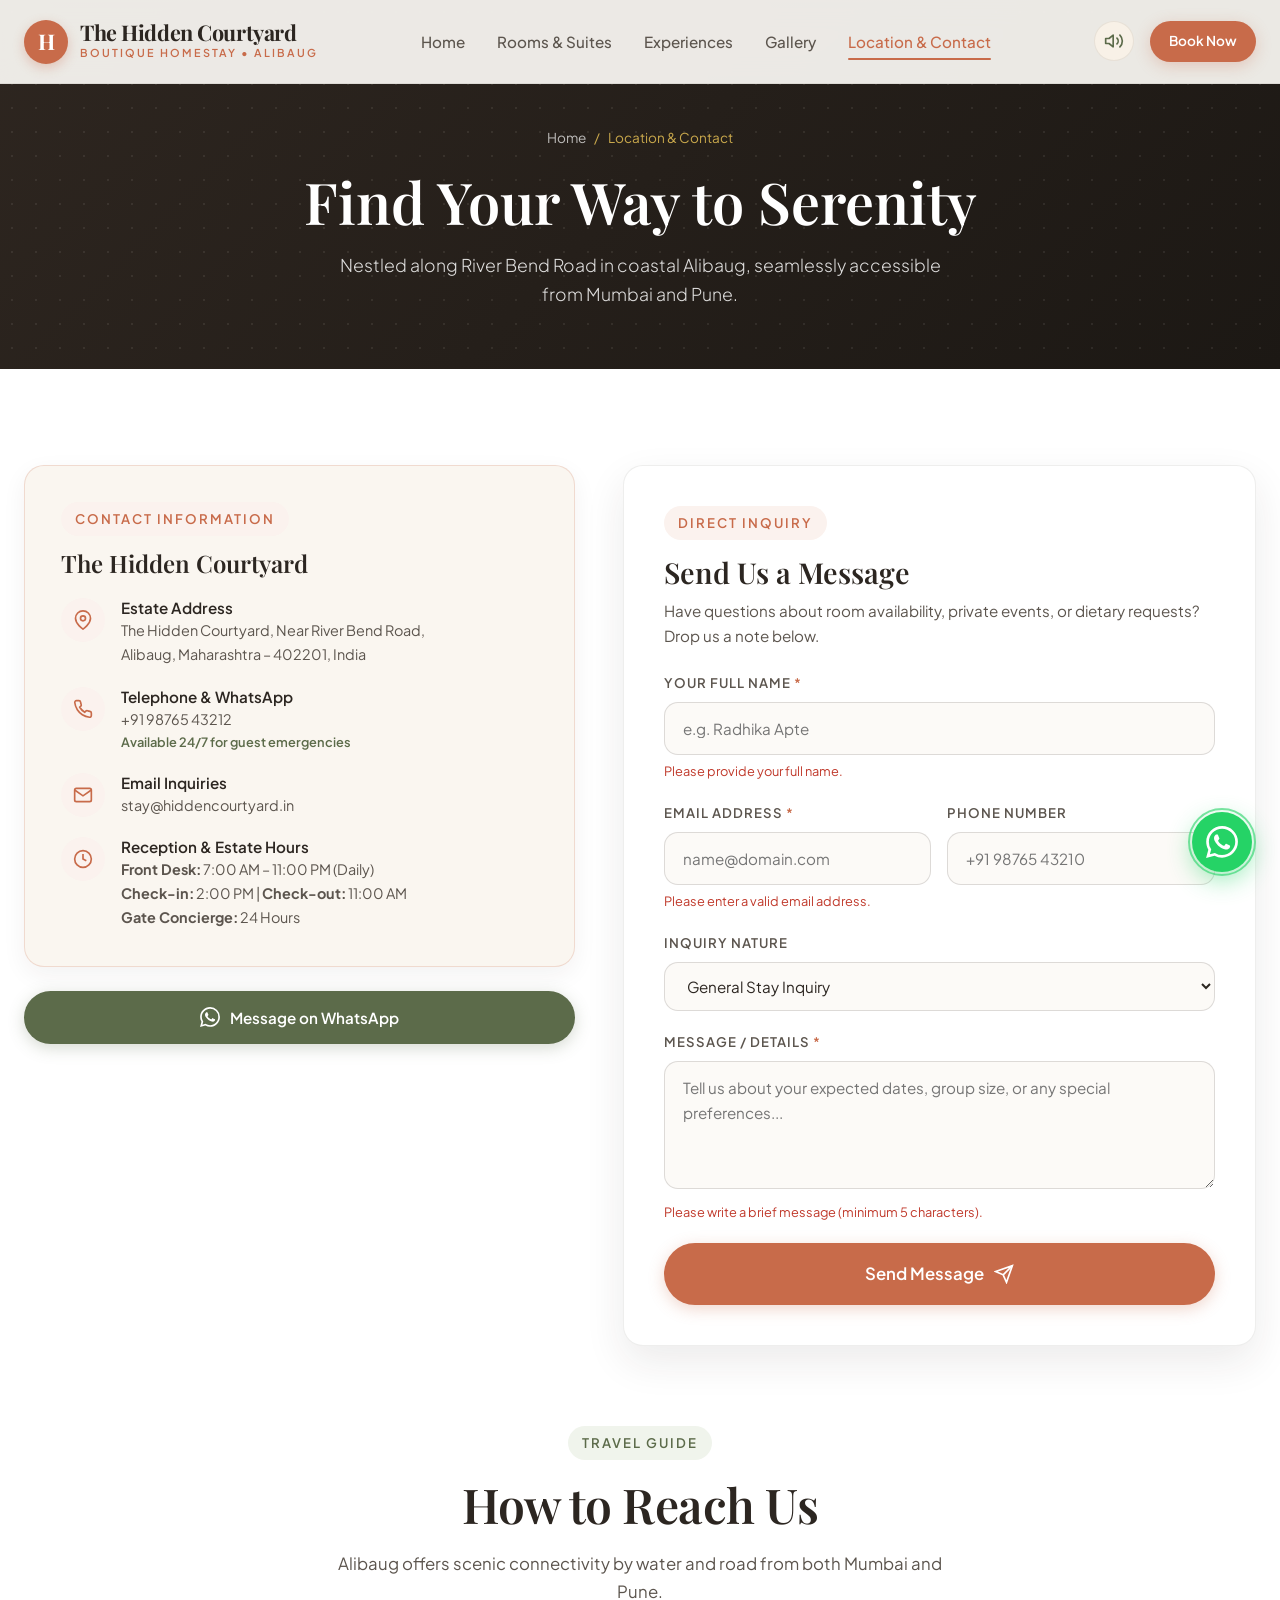
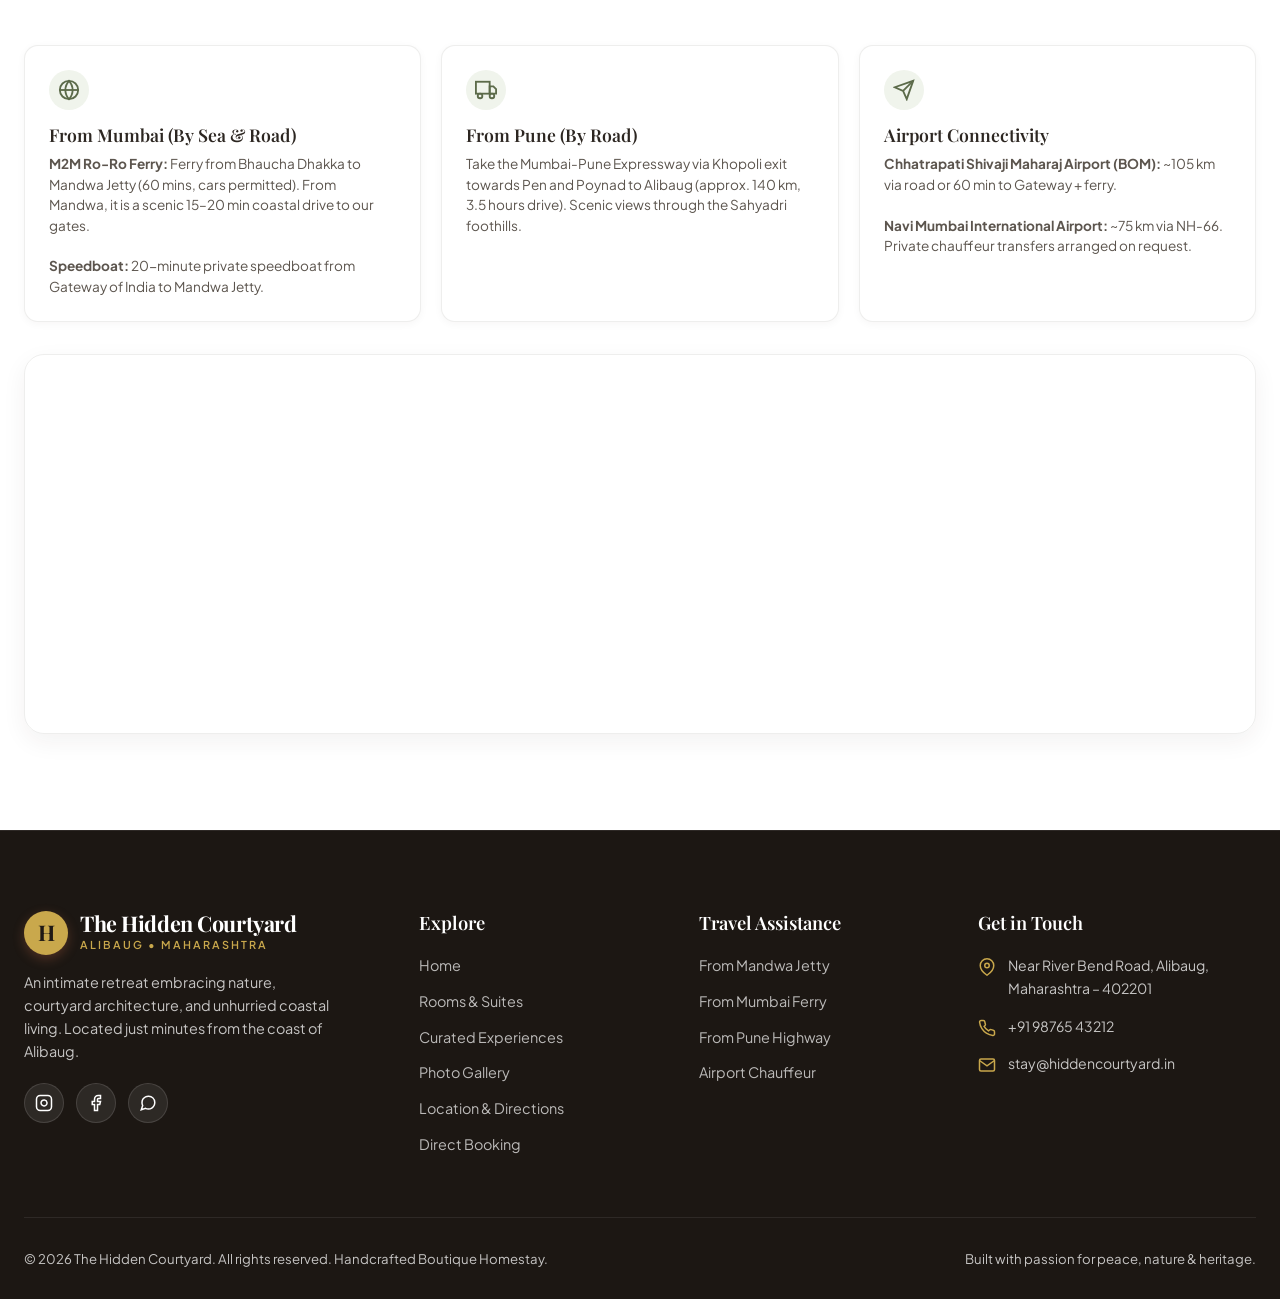
<file: contact.html>
<!DOCTYPE html>
<html lang="en">
<head>
  <meta charset="UTF-8">
  <meta name="viewport" content="width=device-width, initial-scale=1.0">
  <title>Location &amp; Contact | The Hidden Courtyard Boutique Homestay Alibaug</title>
  <meta name="description" content="Find directions and contact details for The Hidden Courtyard in Alibaug, Maharashtra. Just 20 minutes from Mandwa Jetty. Send us an inquiry or connect via phone or WhatsApp.">
  <link rel="stylesheet" href="css/styles.css">
  <link rel="icon" href="data:image/svg+xml,<svg xmlns=%22http://www.w3.org/2000/svg%22 viewBox=%220 0 100 100%22><text y=%22.9em%22 font-size=%2290%22>🌿</text></svg>">
</head>
<body>

  <!-- ==========================================
       SITE HEADER / NAVIGATION
       ========================================== -->
  <header class="site-header" id="siteHeader">
    <div class="container nav-container">
      <a href="index.html" class="site-logo" aria-label="The Hidden Courtyard Home">
        <div class="logo-symbol">H</div>
        <div class="logo-text">
          <span class="logo-title">The Hidden Courtyard</span>
          <span class="logo-tagline">Boutique Homestay • Alibaug</span>
        </div>
      </a>

      <nav class="nav-links" aria-label="Primary Navigation">
        <a href="index.html" class="nav-link">Home</a>
        <a href="rooms.html" class="nav-link">Rooms &amp; Suites</a>
        <a href="experiences.html" class="nav-link">Experiences</a>
        <a href="gallery.html" class="nav-link">Gallery</a>
        <a href="contact.html" class="nav-link active">Location &amp; Contact</a>
      </nav>

      <div class="nav-actions">
        <button class="ambiance-btn" id="ambianceToggle" aria-label="Toggle Nature Ambience" title="Play Courtyard Ambience">
          <svg width="20" height="20" viewBox="0 0 24 24" fill="none" stroke="currentColor" stroke-width="2" stroke-linecap="round" stroke-linejoin="round">
            <path d="M11 5L6 9H2v6h4l5 4V5z"></path>
            <path d="M15.54 8.46a5 5 0 0 1 0 7.07"></path>
            <path d="M19.07 4.93a10 10 0 0 1 0 14.14"></path>
          </svg>
          <span class="ambiance-tooltip">Play Courtyard Ambience</span>
        </button>

        <a href="book.html" class="btn btn-primary btn-sm">Book Now</a>

        <button class="mobile-toggle" aria-label="Open Navigation Menu" aria-expanded="false">
          <span class="hamburger-line"></span>
          <span class="hamburger-line"></span>
          <span class="hamburger-line"></span>
        </button>
      </div>
    </div>
  </header>

  <!-- Mobile Menu Drawer -->
  <div class="mobile-backdrop"></div>
  <aside class="mobile-nav-drawer" aria-label="Mobile Navigation">
    <div class="mobile-nav-links">
      <a href="index.html" class="mobile-nav-link">
        <span>Home</span>
        <svg width="20" height="20" viewBox="0 0 24 24" fill="none" stroke="currentColor" stroke-width="2"><polyline points="9 18 15 12 9 6"></polyline></svg>
      </a>
      <a href="rooms.html" class="mobile-nav-link">
        <span>Rooms &amp; Suites</span>
        <svg width="20" height="20" viewBox="0 0 24 24" fill="none" stroke="currentColor" stroke-width="2"><polyline points="9 18 15 12 9 6"></polyline></svg>
      </a>
      <a href="experiences.html" class="mobile-nav-link">
        <span>Experiences</span>
        <svg width="20" height="20" viewBox="0 0 24 24" fill="none" stroke="currentColor" stroke-width="2"><polyline points="9 18 15 12 9 6"></polyline></svg>
      </a>
      <a href="gallery.html" class="mobile-nav-link">
        <span>Gallery</span>
        <svg width="20" height="20" viewBox="0 0 24 24" fill="none" stroke="currentColor" stroke-width="2"><polyline points="9 18 15 12 9 6"></polyline></svg>
      </a>
      <a href="contact.html" class="mobile-nav-link active">
        <span>Location &amp; Contact</span>
        <svg width="20" height="20" viewBox="0 0 24 24" fill="none" stroke="currentColor" stroke-width="2"><polyline points="9 18 15 12 9 6"></polyline></svg>
      </a>
      <a href="book.html" class="mobile-nav-link text-terracotta">
        <span>Book Now</span>
        <svg width="20" height="20" viewBox="0 0 24 24" fill="none" stroke="currentColor" stroke-width="2"><polyline points="9 18 15 12 9 6"></polyline></svg>
      </a>
    </div>

    <div class="mobile-drawer-footer">
      <div style="font-size: 0.85rem; color: var(--color-text-secondary);">
        <p><strong>Direct Inquiries:</strong></p>
        <p>+91 98765 43212</p>
        <p>stay@hiddencourtyard.in</p>
      </div>
      <a href="book.html" class="btn btn-primary" style="width: 100%;">Reserve Your Stay</a>
    </div>
  </aside>

  <!-- ==========================================
       PAGE HERO
       ========================================== -->
  <section class="subpage-hero">
    <div class="subpage-hero-pattern"></div>
    <div class="container subpage-hero-content">
      <nav class="breadcrumbs" aria-label="Breadcrumb">
        <a href="index.html">Home</a>
        <span>/</span>
        <span>Location &amp; Contact</span>
      </nav>
      <h1 class="subpage-hero-title">Find Your Way to Serenity</h1>
      <p class="subpage-hero-subtitle">
        Nestled along River Bend Road in coastal Alibaug, seamlessly accessible from Mumbai and Pune.
      </p>
    </div>
  </section>

  <!-- ==========================================
       CONTACT & LOCATION LAYOUT
       ========================================== -->
  <section class="section-padding" style="background-color: var(--color-warm-white);">
    <div class="container">
      <div class="contact-layout">

        <!-- Left Column: Property Details & Hours -->
        <div>
          <div class="contact-card-box">
            <span class="section-tag" style="margin-bottom: 12px;">Contact Information</span>
            <h3>The Hidden Courtyard</h3>

            <div class="contact-detail-row">
              <div class="contact-icon-box">
                <svg width="20" height="20" viewBox="0 0 24 24" fill="none" stroke="currentColor" stroke-width="2"><path d="M21 10c0 7-9 13-9 13s-9-6-9-13a9 9 0 0 1 18 0z"></path><circle cx="12" cy="10" r="3"></circle></svg>
              </div>
              <div class="contact-detail-text">
                <h4>Estate Address</h4>
                <p>The Hidden Courtyard, Near River Bend Road,<br>Alibaug, Maharashtra – 402201, India</p>
              </div>
            </div>

            <div class="contact-detail-row">
              <div class="contact-icon-box">
                <svg width="20" height="20" viewBox="0 0 24 24" fill="none" stroke="currentColor" stroke-width="2"><path d="M22 16.92v3a2 2 0 0 1-2.18 2 19.79 19.79 0 0 1-8.63-3.07 19.5 19.5 0 0 1-6-6 19.79 19.79 0 0 1-3.07-8.67A2 2 0 0 1 4.11 2h3a2 2 0 0 1 2 1.72 12.84 12.84 0 0 0 .7 2.81 2 2 0 0 1-.45 2.11L8.09 9.91a16 16 0 0 0 6 6l1.27-1.27a2 2 0 0 1 2.11-.45 12.84 12.84 0 0 0 2.81.7A2 2 0 0 1 22 16.92z"></path></svg>
              </div>
              <div class="contact-detail-text">
                <h4>Telephone &amp; WhatsApp</h4>
                <p><a href="tel:+919876543212">+91 98765 43212</a></p>
                <p style="font-size: 0.8rem; color: var(--color-olive); font-weight: 600;">Available 24/7 for guest emergencies</p>
              </div>
            </div>

            <div class="contact-detail-row">
              <div class="contact-icon-box">
                <svg width="20" height="20" viewBox="0 0 24 24" fill="none" stroke="currentColor" stroke-width="2"><path d="M4 4h16c1.1 0 2 .9 2 2v12c0 1.1-.9 2-2 2H4c-1.1 0-2-.9-2-2V6c0-1.1.9-2 2-2z"></path><polyline points="22,6 12,13 2,6"></polyline></svg>
              </div>
              <div class="contact-detail-text">
                <h4>Email Inquiries</h4>
                <p><a href="mailto:stay@hiddencourtyard.in">stay@hiddencourtyard.in</a></p>
              </div>
            </div>

            <div class="contact-detail-row">
              <div class="contact-icon-box">
                <svg width="20" height="20" viewBox="0 0 24 24" fill="none" stroke="currentColor" stroke-width="2"><circle cx="12" cy="12" r="10"></circle><polyline points="12 6 12 12 16 14"></polyline></svg>
              </div>
              <div class="contact-detail-text">
                <h4>Reception &amp; Estate Hours</h4>
                <p>
                  <strong>Front Desk:</strong> 7:00 AM – 11:00 PM (Daily)<br>
                  <strong>Check-in:</strong> 2:00 PM | <strong>Check-out:</strong> 11:00 AM<br>
                  <strong>Gate Concierge:</strong> 24 Hours
                </p>
              </div>
            </div>
          </div>

          <a href="https://wa.me/919876543212?text=Hello%20The%20Hidden%20Courtyard%2C%20I%20have%20an%20inquiry%20regarding%20directions%20and%20stay." target="_blank" rel="noopener noreferrer" class="btn btn-secondary" style="width: 100%;">
            <svg width="20" height="20" viewBox="0 0 24 24" fill="currentColor"><path d="M17.472 14.382c-.297-.149-1.758-.867-2.03-.967-.273-.099-.471-.148-.67.15-.197.297-.767.966-.94 1.164-.173.199-.347.223-.644.075-.297-.15-1.255-.463-2.39-1.475-.883-.788-1.48-1.761-1.653-2.059-.173-.297-.018-.458.13-.606.134-.133.298-.347.446-.52.149-.174.198-.298.298-.497.099-.198.05-.371-.025-.52-.075-.149-.669-1.612-.916-2.207-.242-.579-.487-.5-.669-.51-.173-.008-.371-.01-.57-.01-.198 0-.52.074-.792.372-.272.297-1.04 1.016-1.04 2.479 0 1.462 1.065 2.875 1.213 3.074.149.198 2.096 3.2 5.077 4.487.709.306 1.262.489 1.694.625.712.227 1.36.195 1.871.118.571-.085 1.758-.719 2.006-1.413.248-.694.248-1.289.173-1.413-.074-.124-.272-.198-.57-.347m-5.421 7.403h-.004a9.87 9.87 0 01-5.031-1.378l-.361-.214-3.741.982.998-3.648-.235-.374a9.86 9.86 0 01-1.51-5.26c.001-5.45 4.436-9.884 9.888-9.884 2.64 0 5.122 1.03 6.988 2.898a9.825 9.825 0 012.893 6.994c-.003 5.45-4.437 9.884-9.885 9.884m8.413-18.297A11.815 11.815 0 0012.05 0C5.495 0 .16 5.335.157 11.892c0 2.096.547 4.142 1.588 5.945L.057 24l6.305-1.654a11.882 11.882 0 005.683 1.448h.005c6.554 0 11.89-5.335 11.893-11.893a11.821 11.821 0 00-3.48-8.413z"/></svg>
            <span>Message on WhatsApp</span>
          </a>
        </div>

        <!-- Right Column: Interactive Contact Form -->
        <div>
          <form class="luxury-form" id="contactForm" novalidate>
            <span class="section-tag">Direct Inquiry</span>
            <h3 style="font-size: 1.8rem; margin-bottom: 8px;">Send Us a Message</h3>
            <p style="color: var(--color-text-secondary); font-size: 0.95rem; margin-bottom: 24px;">
              Have questions about room availability, private events, or dietary requests? Drop us a note below.
            </p>

            <div id="contactSuccessBox" style="display: none; background: var(--color-olive-light); border: 1px solid var(--color-olive); padding: 16px 20px; border-radius: var(--radius-md); margin-bottom: 20px; color: var(--color-olive-dark);">
              <strong>Thank you for reaching out!</strong> Your message has been delivered to our estate concierge. We will respond within 2–3 hours.
            </div>

            <!-- Full Name -->
            <div class="form-group">
              <label for="contactName" class="form-label">Your Full Name <span class="req">*</span></label>
              <input type="text" id="contactName" class="form-input" placeholder="e.g. Radhika Apte" required>
              <div class="form-feedback error" id="contactNameError">Please provide your full name.</div>
            </div>

            <!-- Email & Phone Grid -->
            <div class="form-grid-2">
              <div class="form-group">
                <label for="contactEmail" class="form-label">Email Address <span class="req">*</span></label>
                <input type="email" id="contactEmail" class="form-input" placeholder="name@domain.com" required>
                <div class="form-feedback error" id="contactEmailError">Please enter a valid email address.</div>
              </div>

              <div class="form-group">
                <label for="contactPhone" class="form-label">Phone Number</label>
                <input type="tel" id="contactPhone" class="form-input" placeholder="+91 98765 43210">
              </div>
            </div>

            <!-- Subject / Inquiry Type -->
            <div class="form-group">
              <label for="contactSubject" class="form-label">Inquiry Nature</label>
              <select id="contactSubject" class="form-select">
                <option value="general">General Stay Inquiry</option>
                <option value="experience">Curated Experience Booking</option>
                <option value="buyout">Entire Estate Buyout / Private Celebration</option>
                <option value="other">Directions / Travel Assistance</option>
              </select>
            </div>

            <!-- Message -->
            <div class="form-group">
              <label for="contactMessage" class="form-label">Message / Details <span class="req">*</span></label>
              <textarea id="contactMessage" class="form-textarea" rows="4" placeholder="Tell us about your expected dates, group size, or any special preferences..." required></textarea>
              <div class="form-feedback error" id="contactMessageError">Please write a brief message (minimum 5 characters).</div>
            </div>

            <button type="submit" class="btn btn-primary btn-lg" style="width: 100%;">
              <span>Send Message</span>
              <svg width="20" height="20" viewBox="0 0 24 24" fill="none" stroke="currentColor" stroke-width="2"><line x1="22" y1="2" x2="11" y2="13"></line><polygon points="22 2 15 22 11 13 2 9 22 2"></polygon></svg>
            </button>
          </form>
        </div>

      </div>

      <!-- ==========================================
           HOW TO REACH SECTION
           ========================================== -->
      <div style="margin-top: 80px;">
        <div class="text-center" style="margin-bottom: 40px;">
          <span class="section-tag olive">Travel Guide</span>
          <h2 class="section-title">How to Reach Us</h2>
          <p class="section-subtitle">
            Alibaug offers scenic connectivity by water and road from both Mumbai and Pune.
          </p>
        </div>

        <div class="reach-grid">
          <!-- From Mumbai -->
          <div class="reach-card">
            <div class="reach-icon">
              <svg width="22" height="22" viewBox="0 0 24 24" fill="none" stroke="currentColor" stroke-width="2"><circle cx="12" cy="12" r="10"></circle><path d="M2 12h20"></path><path d="M12 2a15.3 15.3 0 0 1 4 10 15.3 15.3 0 0 1-4 10 15.3 15.3 0 0 1-4-10 15.3 15.3 0 0 1 4-10z"></path></svg>
            </div>
            <h4>From Mumbai (By Sea &amp; Road)</h4>
            <p>
              <strong>M2M Ro-Ro Ferry:</strong> Ferry from Bhaucha Dhakka to Mandwa Jetty (60 mins, cars permitted). From Mandwa, it is a scenic 15–20 min coastal drive to our gates.<br><br>
              <strong>Speedboat:</strong> 20-minute private speedboat from Gateway of India to Mandwa Jetty.
            </p>
          </div>

          <!-- From Pune -->
          <div class="reach-card">
            <div class="reach-icon">
              <svg width="22" height="22" viewBox="0 0 24 24" fill="none" stroke="currentColor" stroke-width="2"><rect x="1" y="3" width="15" height="13"></rect><polygon points="16 8 20 8 23 11 23 16 16 16 16 8"></polygon><circle cx="5.5" cy="18.5" r="2.5"></circle><circle cx="18.5" cy="18.5" r="2.5"></circle></svg>
            </div>
            <h4>From Pune (By Road)</h4>
            <p>
              Take the Mumbai-Pune Expressway via Khopoli exit towards Pen and Poynad to Alibaug (approx. 140 km, 3.5 hours drive). Scenic views through the Sahyadri foothills.
            </p>
          </div>

          <!-- Airport Distance -->
          <div class="reach-card">
            <div class="reach-icon">
              <svg width="22" height="22" viewBox="0 0 24 24" fill="none" stroke="currentColor" stroke-width="2"><path d="M22 2L11 13"></path><polygon points="22 2 15 22 11 13 2 9 22 2"></polygon></svg>
            </div>
            <h4>Airport Connectivity</h4>
            <p>
              <strong>Chhatrapati Shivaji Maharaj Airport (BOM):</strong> ~105 km via road or 60 min to Gateway + ferry.<br><br>
              <strong>Navi Mumbai International Airport:</strong> ~75 km via NH-66. Private chauffeur transfers arranged on request.
            </p>
          </div>
        </div>

        <!-- Embedded Interactive Map -->
        <div class="map-container">
          <iframe
            title="Google Maps Location of The Hidden Courtyard in Alibaug"
            src="https://maps.google.com/maps?q=Alibaug,%20Maharashtra,%20India&t=&z=13&ie=UTF8&iwloc=&output=embed"
            loading="lazy"
            referrerpolicy="no-referrer-when-downgrade">
          </iframe>
        </div>
      </div>

    </div>
  </section>

  <!-- ==========================================
       SITE FOOTER
       ========================================== -->
  <footer class="site-footer">
    <div class="container">
      <div class="footer-grid">
        <div class="footer-brand">
          <div class="site-logo">
            <div class="logo-symbol" style="background: var(--color-gold); color: #1F1915;">H</div>
            <div class="logo-text">
              <span class="logo-title">The Hidden Courtyard</span>
              <span class="logo-tagline" style="color: var(--color-gold);">Alibaug • Maharashtra</span>
            </div>
          </div>
          <p>
            An intimate retreat embracing nature, courtyard architecture, and unhurried coastal living. Located just minutes from the coast of Alibaug.
          </p>
          <div class="social-links">
            <a href="#" class="social-icon-btn" aria-label="Instagram"><svg width="18" height="18" viewBox="0 0 24 24" fill="none" stroke="currentColor" stroke-width="2"><rect x="2" y="2" width="20" height="20" rx="5" ry="5"></rect><path d="M16 11.37A4 4 0 1 1 12.63 8 4 4 0 0 1 16 11.37z"></path><line x1="17.5" y1="6.5" x2="17.51" y2="6.5"></line></svg></a>
            <a href="#" class="social-icon-btn" aria-label="Facebook"><svg width="18" height="18" viewBox="0 0 24 24" fill="none" stroke="currentColor" stroke-width="2"><path d="M18 2h-3a5 5 0 0 0-5 5v3H7v4h3v8h4v-8h3l1-4h-4V7a1 1 0 0 1 1-1h3z"></path></svg></a>
            <a href="https://wa.me/919876543212" class="social-icon-btn" aria-label="WhatsApp"><svg width="18" height="18" viewBox="0 0 24 24" fill="none" stroke="currentColor" stroke-width="2"><path d="M21 11.5a8.38 8.38 0 0 1-.9 3.8 8.5 8.5 0 0 1-7.6 4.7 8.38 8.38 0 0 1-3.8-.9L3 21l1.9-5.7a8.38 8.38 0 0 1-.9-3.8 8.5 8.5 0 0 1 4.7-7.6 8.38 8.38 0 0 1 3.8-.9h.5a8.48 8.48 0 0 1 8 8v.5z"></path></svg></a>
          </div>
        </div>

        <div class="footer-col">
          <h4>Explore</h4>
          <div class="footer-links">
            <a href="index.html" class="footer-link">Home</a>
            <a href="rooms.html" class="footer-link">Rooms &amp; Suites</a>
            <a href="experiences.html" class="footer-link">Curated Experiences</a>
            <a href="gallery.html" class="footer-link">Photo Gallery</a>
            <a href="contact.html" class="footer-link">Location &amp; Directions</a>
            <a href="book.html" class="footer-link">Direct Booking</a>
          </div>
        </div>

        <div class="footer-col">
          <h4>Travel Assistance</h4>
          <div class="footer-links">
            <a href="contact.html" class="footer-link">From Mandwa Jetty</a>
            <a href="contact.html" class="footer-link">From Mumbai Ferry</a>
            <a href="contact.html" class="footer-link">From Pune Highway</a>
            <a href="contact.html" class="footer-link">Airport Chauffeur</a>
          </div>
        </div>

        <div class="footer-col">
          <h4>Get in Touch</h4>
          <div class="footer-contact-item">
            <svg width="18" height="18" viewBox="0 0 24 24" fill="none" stroke="currentColor" stroke-width="2"><path d="M21 10c0 7-9 13-9 13s-9-6-9-13a9 9 0 0 1 18 0z"></path><circle cx="12" cy="10" r="3"></circle></svg>
            <span>Near River Bend Road, Alibaug, Maharashtra – 402201</span>
          </div>
          <div class="footer-contact-item">
            <svg width="18" height="18" viewBox="0 0 24 24" fill="none" stroke="currentColor" stroke-width="2"><path d="M22 16.92v3a2 2 0 0 1-2.18 2 19.79 19.79 0 0 1-8.63-3.07 19.5 19.5 0 0 1-6-6 19.79 19.79 0 0 1-3.07-8.67A2 2 0 0 1 4.11 2h3a2 2 0 0 1 2 1.72 12.84 12.84 0 0 0 .7 2.81 2 2 0 0 1-.45 2.11L8.09 9.91a16 16 0 0 0 6 6l1.27-1.27a2 2 0 0 1 2.11-.45 12.84 12.84 0 0 0 2.81.7A2 2 0 0 1 22 16.92z"></path></svg>
            <a href="tel:+919876543212" style="color: inherit;">+91 98765 43212</a>
          </div>
          <div class="footer-contact-item">
            <svg width="18" height="18" viewBox="0 0 24 24" fill="none" stroke="currentColor" stroke-width="2"><path d="M4 4h16c1.1 0 2 .9 2 2v12c0 1.1-.9 2-2 2H4c-1.1 0-2-.9-2-2V6c0-1.1.9-2 2-2z"></path><polyline points="22,6 12,13 2,6"></polyline></svg>
            <a href="mailto:stay@hiddencourtyard.in" style="color: inherit;">stay@hiddencourtyard.in</a>
          </div>
        </div>
      </div>

      <div class="footer-bottom">
        <p>&copy; 2026 The Hidden Courtyard. All rights reserved. Handcrafted Boutique Homestay.</p>
        <p>Built with passion for peace, nature &amp; heritage.</p>
      </div>
    </div>
  </footer>

  <!-- Floating WhatsApp Button -->
  <a href="https://wa.me/919876543212?text=Hello%20The%20Hidden%20Courtyard%2C%20I%20would%20like%20to%20check%20availability%20and%20make%20a%20booking."
     class="floating-whatsapp"
     target="_blank"
     rel="noopener noreferrer"
     aria-label="Chat with The Hidden Courtyard on WhatsApp">
    <span class="whatsapp-label">Chat with our Concierge</span>
    <div class="whatsapp-bubble">
      <svg width="32" height="32" viewBox="0 0 24 24" fill="currentColor">
        <path d="M17.472 14.382c-.297-.149-1.758-.867-2.03-.967-.273-.099-.471-.148-.67.15-.197.297-.767.966-.94 1.164-.173.199-.347.223-.644.075-.297-.15-1.255-.463-2.39-1.475-.883-.788-1.48-1.761-1.653-2.059-.173-.297-.018-.458.13-.606.134-.133.298-.347.446-.52.149-.174.198-.298.298-.497.099-.198.05-.371-.025-.52-.075-.149-.669-1.612-.916-2.207-.242-.579-.487-.5-.669-.51-.173-.008-.371-.01-.57-.01-.198 0-.52.074-.792.372-.272.297-1.04 1.016-1.04 2.479 0 1.462 1.065 2.875 1.213 3.074.149.198 2.096 3.2 5.077 4.487.709.306 1.262.489 1.694.625.712.227 1.36.195 1.871.118.571-.085 1.758-.719 2.006-1.413.248-.694.248-1.289.173-1.413-.074-.124-.272-.198-.57-.347m-5.421 7.403h-.004a9.87 9.87 0 01-5.031-1.378l-.361-.214-3.741.982.998-3.648-.235-.374a9.86 9.86 0 01-1.51-5.26c.001-5.45 4.436-9.884 9.888-9.884 2.64 0 5.122 1.03 6.988 2.898a9.825 9.825 0 012.893 6.994c-.003 5.45-4.437 9.884-9.885 9.884m8.413-18.297A11.815 11.815 0 0012.05 0C5.495 0 .16 5.335.157 11.892c0 2.096.547 4.142 1.588 5.945L.057 24l6.305-1.654a11.882 11.882 0 005.683 1.448h.005c6.554 0 11.89-5.335 11.893-11.893a11.821 11.821 0 00-3.48-8.413z"/>
      </svg>
    </div>
  </a>

  <script src="js/rooms-data.js"></script>
  <script src="js/experiences-data.js"></script>
  <script src="js/gallery-data.js"></script>
  <script src="js/main.js"></script>
</body>
</html>
</file>
<file: css/styles.css>
/* ==========================================================================
   THE HIDDEN COURTYARD - BOUTIQUE HOTEL & HOMESTAY
   Luxury Design System & Core Stylesheet
   ========================================================================== */

/* --- Google Fonts Import --- */
@import url('https://fonts.googleapis.com/css2?family=Playfair+Display:ital,wght@0,400;0,500;0,600;0,700;1,400;1,600&family=Plus+Jakarta+Sans:wght@300;400;500;600;700&display=swap');

/* --- CSS Variables & Design Tokens --- */
:root {
  /* Brand Palette */
  --color-terracotta: #C86B4A;
  --color-terracotta-hover: #B45837;
  --color-terracotta-light: #FBF2EE;
  --color-terracotta-subtle: rgba(200, 107, 74, 0.12);

  --color-olive: #5C6B4A;
  --color-olive-dark: #455236;
  --color-olive-light: #F0F4EC;
  --color-olive-subtle: rgba(92, 107, 74, 0.12);

  --color-cream: #F8F1E7;
  --color-cream-soft: #FDFBF7;
  --color-warm-white: #FFFFFF;

  --color-gold: #C9A84C;
  --color-gold-hover: #B59438;
  --color-gold-light: #FDF9EE;

  /* Typography Colors */
  --color-text-primary: #2C2621;
  --color-text-secondary: #5C554E;
  --color-text-muted: #8E867E;
  --color-text-light: #FDFBF7;

  /* Borders & Surfaces */
  --border-color: rgba(44, 38, 33, 0.08);
  --border-color-warm: rgba(200, 107, 74, 0.2);
  --card-bg: #FFFFFF;
  --card-bg-warm: #FAF6F0;

  /* Typography Families */
  --font-serif: 'Playfair Display', Georgia, 'Times New Roman', serif;
  --font-sans: 'Plus Jakarta Sans', -apple-system, BlinkMacSystemFont, 'Segoe UI', Roboto, sans-serif;

  /* Shadows */
  --shadow-sm: 0 2px 8px rgba(44, 38, 33, 0.04);
  --shadow-md: 0 8px 24px rgba(44, 38, 33, 0.06);
  --shadow-lg: 0 16px 40px rgba(44, 38, 33, 0.09);
  --shadow-xl: 0 24px 60px rgba(44, 38, 33, 0.13);
  --shadow-glow: 0 0 25px rgba(200, 107, 74, 0.25);

  /* Radii */
  --radius-sm: 8px;
  --radius-md: 14px;
  --radius-lg: 20px;
  --radius-xl: 30px;
  --radius-full: 9999px;

  /* Transitions */
  --transition-fast: 0.2s cubic-bezier(0.16, 1, 0.3, 1);
  --transition-normal: 0.35s cubic-bezier(0.16, 1, 0.3, 1);
  --transition-slow: 0.6s cubic-bezier(0.16, 1, 0.3, 1);

  /* Layout */
  --max-width: 1280px;
  --nav-height: 84px;
}

/* --- Base & Reset --- */
*, *::before, *::after {
  box-sizing: border-box;
  margin: 0;
  padding: 0;
}

html {
  font-size: 16px;
  scroll-behavior: smooth;
  -webkit-font-smoothing: antialiased;
  -moz-osx-font-smoothing: grayscale;
}

body {
  font-family: var(--font-sans);
  background-color: var(--color-warm-white);
  color: var(--color-text-primary);
  line-height: 1.65;
  overflow-x: hidden;
}

img, picture, video, canvas, svg {
  display: block;
  max-width: 100%;
}

input, button, textarea, select {
  font: inherit;
}

a {
  color: inherit;
  text-decoration: none;
  transition: color var(--transition-fast);
}

ul, ol {
  list-style: none;
}

/* --- Typography Utilities --- */
h1, h2, h3, h4, h5, h6 {
  font-family: var(--font-serif);
  color: var(--color-text-primary);
  line-height: 1.25;
  font-weight: 600;
}

.font-serif {
  font-family: var(--font-serif);
}

.text-terracotta { color: var(--color-terracotta); }
.text-olive { color: var(--color-olive); }
.text-gold { color: var(--color-gold); }
.text-muted { color: var(--color-text-muted); }

.section-tag {
  display: inline-flex;
  align-items: center;
  gap: 8px;
  font-size: 0.825rem;
  font-weight: 600;
  text-transform: uppercase;
  letter-spacing: 2px;
  color: var(--color-terracotta);
  background: var(--color-terracotta-light);
  padding: 6px 14px;
  border-radius: var(--radius-full);
  margin-bottom: 14px;
}

.section-tag.olive {
  color: var(--color-olive);
  background: var(--color-olive-light);
}

.section-title {
  font-size: clamp(2rem, 3.8vw, 3rem);
  letter-spacing: -0.01em;
  margin-bottom: 16px;
}

.section-subtitle {
  font-size: 1.05rem;
  color: var(--color-text-secondary);
  max-width: 650px;
  margin: 0 auto;
}

.text-center { text-align: center; }

/* --- Layout Container --- */
.container {
  width: 100%;
  max-width: var(--max-width);
  margin-left: auto;
  margin-right: auto;
  padding-left: 24px;
  padding-right: 24px;
}

.section-padding {
  padding-top: 96px;
  padding-bottom: 96px;
}

@media (max-width: 768px) {
  .section-padding {
    padding-top: 60px;
    padding-bottom: 60px;
  }
}

/* --- Luxury Buttons & Badges --- */
.btn {
  display: inline-flex;
  align-items: center;
  justify-content: center;
  gap: 10px;
  font-weight: 600;
  font-size: 0.95rem;
  padding: 13px 26px;
  border-radius: var(--radius-full);
  cursor: pointer;
  transition: all var(--transition-normal);
  border: 1px solid transparent;
  text-align: center;
  position: relative;
  overflow: hidden;
}

.btn-primary {
  background-color: var(--color-terracotta);
  color: var(--color-warm-white);
  box-shadow: 0 4px 16px rgba(200, 107, 74, 0.28);
}

.btn-primary:hover {
  background-color: var(--color-terracotta-hover);
  transform: translateY(-2px);
  box-shadow: 0 8px 24px rgba(200, 107, 74, 0.38);
}

.btn-secondary {
  background-color: var(--color-olive);
  color: var(--color-warm-white);
  box-shadow: 0 4px 16px rgba(92, 107, 74, 0.25);
}

.btn-secondary:hover {
  background-color: var(--color-olive-dark);
  transform: translateY(-2px);
  box-shadow: 0 8px 24px rgba(92, 107, 74, 0.35);
}

.btn-gold {
  background-color: var(--color-gold);
  color: #1F1915;
  box-shadow: 0 4px 16px rgba(201, 168, 76, 0.3);
}

.btn-gold:hover {
  background-color: var(--color-gold-hover);
  transform: translateY(-2px);
  box-shadow: 0 8px 24px rgba(201, 168, 76, 0.4);
}

.btn-outline-terracotta {
  background-color: transparent;
  color: var(--color-terracotta);
  border-color: var(--color-terracotta);
}

.btn-outline-terracotta:hover {
  background-color: var(--color-terracotta);
  color: var(--color-warm-white);
  transform: translateY(-2px);
}

.btn-outline-white {
  background-color: rgba(255, 255, 255, 0.12);
  backdrop-filter: blur(8px);
  color: var(--color-warm-white);
  border-color: rgba(255, 255, 255, 0.4);
}

.btn-outline-white:hover {
  background-color: var(--color-warm-white);
  color: var(--color-text-primary);
  border-color: var(--color-warm-white);
  transform: translateY(-2px);
}

.btn-sm {
  padding: 8px 18px;
  font-size: 0.85rem;
}

.btn-lg {
  padding: 16px 36px;
  font-size: 1.05rem;
}

/* ==========================================================================
   NAVIGATION BAR
   ========================================================================== */
.site-header {
  position: fixed;
  top: 0;
  left: 0;
  width: 100%;
  height: var(--nav-height);
  z-index: 1000;
  transition: all var(--transition-normal);
  background: rgba(253, 251, 247, 0.92);
  backdrop-filter: blur(14px);
  -webkit-backdrop-filter: blur(14px);
  border-bottom: 1px solid var(--border-color);
}

.site-header.scrolled {
  background: rgba(253, 251, 247, 0.98);
  box-shadow: var(--shadow-md);
  height: 74px;
}

.nav-container {
  display: flex;
  align-items: center;
  justify-content: space-between;
  height: 100%;
}

.site-logo {
  display: flex;
  align-items: center;
  gap: 12px;
}

.logo-symbol {
  width: 44px;
  height: 44px;
  border-radius: 50%;
  background: var(--color-terracotta);
  color: var(--color-warm-white);
  display: flex;
  align-items: center;
  justify-content: center;
  font-family: var(--font-serif);
  font-size: 1.35rem;
  font-weight: 700;
  box-shadow: 0 4px 12px rgba(200, 107, 74, 0.3);
  transition: transform var(--transition-normal);
}

.site-logo:hover .logo-symbol {
  transform: rotate(6deg) scale(1.05);
}

.logo-text {
  display: flex;
  flex-direction: column;
}

.logo-title {
  font-family: var(--font-serif);
  font-size: 1.35rem;
  font-weight: 700;
  letter-spacing: -0.02em;
  color: var(--color-text-primary);
  line-height: 1.1;
}

.logo-tagline {
  font-size: 0.68rem;
  text-transform: uppercase;
  letter-spacing: 2px;
  color: var(--color-terracotta);
  font-weight: 600;
}

.nav-links {
  display: flex;
  align-items: center;
  gap: 32px;
}

.nav-link {
  font-size: 0.95rem;
  font-weight: 500;
  color: var(--color-text-secondary);
  position: relative;
  padding: 6px 0;
  transition: color var(--transition-fast);
}

.nav-link:hover,
.nav-link.active {
  color: var(--color-terracotta);
}

.nav-link::after {
  content: '';
  position: absolute;
  bottom: 0;
  left: 0;
  width: 0%;
  height: 2px;
  background-color: var(--color-terracotta);
  border-radius: 2px;
  transition: width var(--transition-normal);
}

.nav-link:hover::after,
.nav-link.active::after {
  width: 100%;
}

.nav-actions {
  display: flex;
  align-items: center;
  gap: 16px;
}

/* Sound Ambiance Toggle */
.ambiance-btn {
  background: var(--color-cream);
  border: 1px solid var(--border-color);
  color: var(--color-olive);
  width: 40px;
  height: 40px;
  border-radius: 50%;
  display: flex;
  align-items: center;
  justify-content: center;
  cursor: pointer;
  transition: all var(--transition-fast);
  position: relative;
}

.ambiance-btn:hover {
  background: var(--color-olive-light);
  transform: scale(1.05);
}

.ambiance-btn.playing {
  background: var(--color-olive);
  color: var(--color-warm-white);
  box-shadow: 0 0 14px rgba(92, 107, 74, 0.4);
}

.ambiance-tooltip {
  position: absolute;
  top: 50px;
  right: 0;
  background: #2C2621;
  color: #FFF;
  font-size: 0.75rem;
  padding: 5px 10px;
  border-radius: 6px;
  white-space: nowrap;
  opacity: 0;
  pointer-events: none;
  transform: translateY(-4px);
  transition: all var(--transition-fast);
}

.ambiance-btn:hover .ambiance-tooltip {
  opacity: 1;
  transform: translateY(0);
}

/* Mobile Hamburger */
.mobile-toggle {
  display: none;
  background: none;
  border: none;
  cursor: pointer;
  padding: 8px;
  z-index: 1001;
}

.hamburger-line {
  display: block;
  width: 24px;
  height: 2px;
  margin: 5px 0;
  background-color: var(--color-text-primary);
  border-radius: 2px;
  transition: all var(--transition-normal);
}

.mobile-toggle.active .hamburger-line:nth-child(1) {
  transform: translateY(7px) rotate(45deg);
}

.mobile-toggle.active .hamburger-line:nth-child(2) {
  opacity: 0;
}

.mobile-toggle.active .hamburger-line:nth-child(3) {
  transform: translateY(-7px) rotate(-45deg);
}

/* Mobile Nav Drawer */
.mobile-nav-drawer {
  position: fixed;
  top: 0;
  right: -100%;
  width: 320px;
  max-width: 85%;
  height: 100vh;
  background: var(--color-cream-soft);
  z-index: 999;
  padding: 100px 32px 40px;
  display: flex;
  flex-direction: column;
  justify-content: space-between;
  box-shadow: -10px 0 30px rgba(0, 0, 0, 0.15);
  transition: right var(--transition-normal);
  overflow-y: auto;
}

.mobile-nav-drawer.open {
  right: 0;
}

.mobile-backdrop {
  position: fixed;
  inset: 0;
  background: rgba(44, 38, 33, 0.4);
  backdrop-filter: blur(4px);
  z-index: 998;
  opacity: 0;
  pointer-events: none;
  transition: opacity var(--transition-normal);
}

.mobile-backdrop.open {
  opacity: 1;
  pointer-events: auto;
}

.mobile-nav-links {
  display: flex;
  flex-direction: column;
  gap: 20px;
}

.mobile-nav-link {
  font-family: var(--font-serif);
  font-size: 1.35rem;
  font-weight: 600;
  color: var(--color-text-primary);
  display: flex;
  align-items: center;
  justify-content: space-between;
  padding: 8px 0;
  border-bottom: 1px solid var(--border-color);
}

.mobile-nav-link.active,
.mobile-nav-link:hover {
  color: var(--color-terracotta);
}

.mobile-drawer-footer {
  margin-top: 30px;
  display: flex;
  flex-direction: column;
  gap: 16px;
}

/* ==========================================================================
   HERO SECTION
   ========================================================================== */
.hero-section {
  position: relative;
  min-height: 100vh;
  display: flex;
  align-items: center;
  justify-content: center;
  padding-top: var(--nav-height);
  padding-bottom: 60px;
  overflow: hidden;
  background: #1C1815;
}

.hero-bg-media {
  position: absolute;
  inset: 0;
  width: 100%;
  height: 100%;
  z-index: 1;
}

.hero-bg-media img {
  width: 100%;
  height: 100%;
  object-fit: cover;
  object-position: center;
  filter: brightness(0.72) saturate(1.1);
  transform: scale(1.03);
  animation: slowZoom 24s infinite alternate ease-in-out;
}

@keyframes slowZoom {
  0% { transform: scale(1.0); }
  100% { transform: scale(1.08); }
}

.hero-overlay {
  position: absolute;
  inset: 0;
  background: linear-gradient(
    180deg,
    rgba(28, 24, 21, 0.45) 0%,
    rgba(28, 24, 21, 0.55) 60%,
    rgba(28, 24, 21, 0.85) 100%
  );
  z-index: 2;
}

.hero-content {
  position: relative;
  z-index: 3;
  color: var(--color-warm-white);
  text-align: center;
  max-width: 900px;
  margin: 0 auto;
  padding: 40px 20px 20px;
}

.hero-badge {
  display: inline-flex;
  align-items: center;
  gap: 8px;
  font-size: 0.825rem;
  font-weight: 600;
  letter-spacing: 2.5px;
  text-transform: uppercase;
  color: var(--color-gold);
  background: rgba(201, 168, 76, 0.15);
  border: 1px solid rgba(201, 168, 76, 0.4);
  padding: 8px 18px;
  border-radius: var(--radius-full);
  margin-bottom: 20px;
  backdrop-filter: blur(8px);
}

.hero-title {
  font-size: clamp(2.5rem, 6vw, 4.8rem);
  font-weight: 600;
  line-height: 1.1;
  color: #FFF;
  margin-bottom: 20px;
  text-shadow: 0 4px 20px rgba(0, 0, 0, 0.4);
}

.hero-title span {
  font-style: italic;
  font-weight: 400;
  color: var(--color-cream);
}

.hero-tagline {
  font-size: clamp(1.1rem, 2vw, 1.4rem);
  color: rgba(255, 255, 255, 0.9);
  max-width: 720px;
  margin: 0 auto 36px;
  font-weight: 300;
  text-shadow: 0 2px 10px rgba(0, 0, 0, 0.4);
}

/* Floating Booking Bar */
.booking-bar-wrapper {
  position: relative;
  z-index: 4;
  margin-top: 20px;
  max-width: 1040px;
  margin-left: auto;
  margin-right: auto;
}

.booking-bar {
  background: rgba(253, 251, 247, 0.98);
  border-radius: var(--radius-xl);
  padding: 16px 24px;
  box-shadow: 0 20px 50px rgba(0, 0, 0, 0.28);
  display: grid;
  grid-template-columns: 1.2fr 1.2fr 1fr 1.1fr;
  gap: 16px;
  align-items: center;
  border: 1px solid rgba(200, 107, 74, 0.2);
}

.booking-bar-col {
  display: flex;
  flex-direction: column;
  text-align: left;
  border-right: 1px solid rgba(44, 38, 33, 0.1);
  padding-right: 14px;
}

.booking-bar-col:last-of-type {
  border-right: none;
  padding-right: 0;
}

.booking-bar-label {
  font-size: 0.725rem;
  font-weight: 700;
  text-transform: uppercase;
  letter-spacing: 1.5px;
  color: var(--color-olive);
  display: flex;
  align-items: center;
  gap: 6px;
  margin-bottom: 4px;
}

.booking-bar-input {
  border: none;
  background: transparent;
  font-size: 0.95rem;
  font-weight: 600;
  color: var(--color-text-primary);
  outline: none;
  cursor: pointer;
  width: 100%;
}

.booking-bar-btn {
  width: 100%;
  height: 52px;
  background: var(--color-terracotta);
  color: var(--color-warm-white);
  border: none;
  border-radius: var(--radius-full);
  font-weight: 600;
  font-size: 0.95rem;
  cursor: pointer;
  display: flex;
  align-items: center;
  justify-content: center;
  gap: 8px;
  transition: all var(--transition-normal);
  box-shadow: 0 4px 14px rgba(200, 107, 74, 0.35);
}

.booking-bar-btn:hover {
  background: var(--color-terracotta-hover);
  transform: translateY(-2px);
  box-shadow: 0 8px 22px rgba(200, 107, 74, 0.45);
}

/* ==========================================================================
   PAGE HERO (SUBPAGES)
   ========================================================================== */
.subpage-hero {
  position: relative;
  padding-top: calc(var(--nav-height) + 40px);
  padding-bottom: 60px;
  background: linear-gradient(135deg, #2E2620 0%, #1C1814 100%);
  color: var(--color-warm-white);
  text-align: center;
  overflow: hidden;
}

.subpage-hero-pattern {
  position: absolute;
  inset: 0;
  opacity: 0.08;
  background-image: radial-gradient(var(--color-cream) 1px, transparent 1px);
  background-size: 24px 24px;
}

.subpage-hero-content {
  position: relative;
  z-index: 2;
  max-width: 800px;
  margin: 0 auto;
}

.subpage-hero-title {
  font-size: clamp(2.4rem, 4.5vw, 3.6rem);
  color: var(--color-warm-white);
  margin-bottom: 14px;
}

.subpage-hero-subtitle {
  font-size: 1.1rem;
  color: rgba(255, 255, 255, 0.85);
  font-weight: 300;
  max-width: 620px;
  margin: 0 auto;
}

.breadcrumbs {
  display: inline-flex;
  align-items: center;
  gap: 8px;
  font-size: 0.85rem;
  color: var(--color-gold);
  margin-bottom: 16px;
}

.breadcrumbs a {
  color: rgba(255, 255, 255, 0.7);
}

.breadcrumbs a:hover {
  color: var(--color-warm-white);
}

/* ==========================================================================
   INTRODUCTION & HIGHLIGHTS SECTION
   ========================================================================== */
.intro-grid {
  display: grid;
  grid-template-columns: 1fr 1.1fr;
  gap: 60px;
  align-items: center;
}

.intro-media {
  position: relative;
}

.intro-img-main {
  width: 100%;
  height: 480px;
  object-fit: cover;
  border-radius: var(--radius-lg);
  box-shadow: var(--shadow-lg);
}

.intro-floating-card {
  position: absolute;
  bottom: -24px;
  right: -24px;
  background: var(--color-cream-soft);
  border: 1px solid var(--border-color-warm);
  border-radius: var(--radius-md);
  padding: 20px 24px;
  box-shadow: var(--shadow-xl);
  display: flex;
  align-items: center;
  gap: 16px;
  max-width: 260px;
}

.intro-floating-card .icon-box {
  width: 48px;
  height: 48px;
  border-radius: 50%;
  background: var(--color-olive-light);
  color: var(--color-olive);
  display: flex;
  align-items: center;
  justify-content: center;
  flex-shrink: 0;
}

.intro-floating-card h4 {
  font-size: 1.1rem;
  margin-bottom: 2px;
}

.intro-floating-card p {
  font-size: 0.8rem;
  color: var(--color-text-secondary);
}

.intro-features {
  display: grid;
  grid-template-columns: 1fr 1fr;
  gap: 24px;
  margin-top: 36px;
}

.intro-feature-item {
  display: flex;
  gap: 14px;
}

.intro-feature-item .feature-icon {
  width: 36px;
  height: 36px;
  border-radius: 50%;
  background: var(--color-terracotta-light);
  color: var(--color-terracotta);
  display: flex;
  align-items: center;
  justify-content: center;
  flex-shrink: 0;
}

.intro-feature-item h4 {
  font-size: 1rem;
  margin-bottom: 4px;
  font-family: var(--font-sans);
  font-weight: 600;
}

.intro-feature-item p {
  font-size: 0.85rem;
  color: var(--color-text-secondary);
  line-height: 1.45;
}

/* ==========================================================================
   ROOM CARDS (HOME & ROOMS PAGE)
   ========================================================================== */
.rooms-grid {
  display: grid;
  grid-template-columns: repeat(auto-fit, minmax(320px, 1fr));
  gap: 32px;
}

.room-card {
  background: var(--card-bg);
  border-radius: var(--radius-lg);
  overflow: hidden;
  box-shadow: var(--shadow-sm);
  border: 1px solid var(--border-color);
  transition: all var(--transition-normal);
  display: flex;
  flex-direction: column;
}

.room-card:hover {
  transform: translateY(-6px);
  box-shadow: var(--shadow-xl);
  border-color: var(--border-color-warm);
}

.room-card-media {
  position: relative;
  height: 260px;
  overflow: hidden;
}

.room-card-media img {
  width: 100%;
  height: 100%;
  object-fit: cover;
  transition: transform 0.8s ease;
}

.room-card:hover .room-card-media img {
  transform: scale(1.08);
}

.room-badge {
  position: absolute;
  top: 16px;
  left: 16px;
  background: rgba(44, 38, 33, 0.75);
  backdrop-filter: blur(8px);
  color: var(--color-warm-white);
  padding: 4px 12px;
  border-radius: var(--radius-full);
  font-size: 0.75rem;
  font-weight: 600;
  letter-spacing: 0.5px;
}

.room-card-body {
  padding: 24px;
  display: flex;
  flex-direction: column;
  flex-grow: 1;
}

.room-header {
  display: flex;
  justify-content: space-between;
  align-items: baseline;
  margin-bottom: 10px;
}

.room-name {
  font-size: 1.45rem;
  color: var(--color-text-primary);
}

.room-price-box {
  text-align: right;
}

.room-price-val {
  font-size: 1.35rem;
  font-weight: 700;
  color: var(--color-terracotta);
  font-family: var(--font-serif);
}

.room-price-unit {
  font-size: 0.75rem;
  color: var(--color-text-muted);
}

.room-desc {
  font-size: 0.9rem;
  color: var(--color-text-secondary);
  line-height: 1.55;
  margin-bottom: 18px;
  display: -webkit-box;
  -webkit-line-clamp: 2;
  -webkit-box-orient: vertical;
  overflow: hidden;
}

.room-specs-list {
  display: flex;
  flex-wrap: wrap;
  gap: 8px;
  margin-bottom: 22px;
  padding-bottom: 18px;
  border-bottom: 1px solid var(--border-color);
}

.spec-pill {
  display: inline-flex;
  align-items: center;
  gap: 6px;
  font-size: 0.78rem;
  background: var(--color-cream);
  color: var(--color-olive-dark);
  padding: 5px 12px;
  border-radius: var(--radius-full);
  font-weight: 500;
}

.room-card-actions {
  display: grid;
  grid-template-columns: 1fr 1fr;
  gap: 12px;
  margin-top: auto;
}

/* ==========================================================================
   EXPERIENCES CARDS
   ========================================================================== */
.experiences-grid {
  display: grid;
  grid-template-columns: repeat(auto-fit, minmax(340px, 1fr));
  gap: 32px;
}

.experience-card {
  background: var(--card-bg);
  border-radius: var(--radius-lg);
  overflow: hidden;
  box-shadow: var(--shadow-sm);
  border: 1px solid var(--border-color);
  transition: all var(--transition-normal);
  display: flex;
  flex-direction: column;
}

.experience-card:hover {
  transform: translateY(-6px);
  box-shadow: var(--shadow-xl);
  border-color: rgba(92, 107, 74, 0.25);
}

.experience-media {
  position: relative;
  height: 240px;
  overflow: hidden;
}

.experience-media img {
  width: 100%;
  height: 100%;
  object-fit: cover;
  transition: transform 0.8s ease;
}

.experience-card:hover .experience-media img {
  transform: scale(1.08);
}

.experience-duration-badge {
  position: absolute;
  bottom: 16px;
  left: 16px;
  background: rgba(253, 251, 247, 0.94);
  backdrop-filter: blur(8px);
  color: var(--color-text-primary);
  padding: 5px 12px;
  border-radius: var(--radius-full);
  font-size: 0.75rem;
  font-weight: 600;
  display: flex;
  align-items: center;
  gap: 6px;
}

.experience-body {
  padding: 24px;
  display: flex;
  flex-direction: column;
  flex-grow: 1;
}

.experience-cat {
  font-size: 0.75rem;
  text-transform: uppercase;
  letter-spacing: 1.5px;
  color: var(--color-olive);
  font-weight: 700;
  margin-bottom: 6px;
}

.experience-title {
  font-size: 1.35rem;
  margin-bottom: 10px;
}

.experience-desc {
  font-size: 0.9rem;
  color: var(--color-text-secondary);
  line-height: 1.55;
  margin-bottom: 20px;
}

.experience-inclusions {
  margin-top: auto;
  padding-top: 16px;
  border-top: 1px solid var(--border-color);
}

.experience-inclusions h5 {
  font-family: var(--font-sans);
  font-size: 0.8rem;
  text-transform: uppercase;
  letter-spacing: 1px;
  color: var(--color-text-muted);
  margin-bottom: 8px;
}

.inclusion-tags {
  display: flex;
  flex-wrap: wrap;
  gap: 6px;
}

.inclusion-tag {
  font-size: 0.75rem;
  background: var(--color-olive-light);
  color: var(--color-olive-dark);
  padding: 3px 10px;
  border-radius: var(--radius-full);
}

/* ==========================================================================
   FILTERABLE GALLERY & LIGHTBOX
   ========================================================================== */
.gallery-filter-tabs {
  display: flex;
  flex-wrap: wrap;
  justify-content: center;
  gap: 10px;
  margin-bottom: 40px;
}

.filter-tab {
  background: var(--color-cream);
  border: 1px solid var(--border-color);
  color: var(--color-text-secondary);
  padding: 8px 22px;
  border-radius: var(--radius-full);
  font-weight: 600;
  font-size: 0.875rem;
  cursor: pointer;
  transition: all var(--transition-fast);
}

.filter-tab:hover {
  background: var(--color-terracotta-light);
  color: var(--color-terracotta);
}

.filter-tab.active {
  background: var(--color-terracotta);
  color: var(--color-warm-white);
  border-color: var(--color-terracotta);
  box-shadow: 0 4px 12px rgba(200, 107, 74, 0.28);
}

.gallery-grid {
  display: grid;
  grid-template-columns: repeat(auto-fill, minmax(300px, 1fr));
  gap: 20px;
}

.gallery-item {
  position: relative;
  height: 280px;
  border-radius: var(--radius-md);
  overflow: hidden;
  cursor: pointer;
  box-shadow: var(--shadow-sm);
}

.gallery-item img {
  width: 100%;
  height: 100%;
  object-fit: cover;
  transition: transform 0.6s ease;
}

.gallery-item:hover img {
  transform: scale(1.08);
}

.gallery-item-overlay {
  position: absolute;
  inset: 0;
  background: linear-gradient(180deg, transparent 40%, rgba(30, 24, 20, 0.85) 100%);
  display: flex;
  flex-direction: column;
  justify-content: flex-end;
  padding: 20px;
  opacity: 0;
  transition: opacity var(--transition-normal);
}

.gallery-item:hover .gallery-item-overlay {
  opacity: 1;
}

.gallery-overlay-cat {
  font-size: 0.72rem;
  letter-spacing: 1.5px;
  text-transform: uppercase;
  color: var(--color-gold);
  font-weight: 600;
}

.gallery-overlay-title {
  color: var(--color-warm-white);
  font-size: 1.1rem;
  font-family: var(--font-serif);
}

.gallery-zoom-icon {
  position: absolute;
  top: 16px;
  right: 16px;
  width: 36px;
  height: 36px;
  border-radius: 50%;
  background: rgba(255, 255, 255, 0.85);
  display: flex;
  align-items: center;
  justify-content: center;
  color: var(--color-text-primary);
  opacity: 0;
  transform: scale(0.8);
  transition: all var(--transition-normal);
}

.gallery-item:hover .gallery-zoom-icon {
  opacity: 1;
  transform: scale(1);
}

/* Lightbox Modal */
.lightbox-modal {
  position: fixed;
  inset: 0;
  z-index: 2000;
  background: rgba(20, 16, 14, 0.96);
  backdrop-filter: blur(12px);
  display: none;
  align-items: center;
  justify-content: center;
  padding: 20px;
}

.lightbox-modal.active {
  display: flex;
}

.lightbox-content {
  position: relative;
  max-width: 1000px;
  width: 100%;
  display: flex;
  flex-direction: column;
  align-items: center;
}

.lightbox-img-wrapper {
  max-height: 75vh;
  width: 100%;
  display: flex;
  align-items: center;
  justify-content: center;
}

.lightbox-img {
  max-height: 75vh;
  max-width: 100%;
  object-fit: contain;
  border-radius: var(--radius-sm);
  box-shadow: 0 20px 60px rgba(0, 0, 0, 0.6);
}

.lightbox-meta {
  width: 100%;
  display: flex;
  align-items: center;
  justify-content: space-between;
  margin-top: 16px;
  color: var(--color-warm-white);
}

.lightbox-title {
  font-family: var(--font-serif);
  font-size: 1.25rem;
}

.lightbox-counter {
  font-size: 0.85rem;
  color: var(--color-gold);
}

.lightbox-btn {
  background: rgba(255, 255, 255, 0.12);
  border: 1px solid rgba(255, 255, 255, 0.2);
  color: #FFF;
  width: 48px;
  height: 48px;
  border-radius: 50%;
  display: flex;
  align-items: center;
  justify-content: center;
  cursor: pointer;
  transition: all var(--transition-fast);
}

.lightbox-btn:hover {
  background: var(--color-terracotta);
  border-color: var(--color-terracotta);
}

.lightbox-close {
  position: absolute;
  top: -60px;
  right: 0;
}

.lightbox-nav {
  position: absolute;
  top: 50%;
  transform: translateY(-50%);
  width: 100%;
  display: flex;
  justify-content: space-between;
  pointer-events: none;
  padding: 0 10px;
}

.lightbox-nav .lightbox-btn {
  pointer-events: auto;
}

/* ==========================================================================
   TESTIMONIALS SLIDER SECTION
   ========================================================================== */
.testimonials-section {
  background: var(--color-cream);
  position: relative;
  overflow: hidden;
}

.testimonial-slider-wrapper {
  max-width: 860px;
  margin: 0 auto;
  position: relative;
}

.testimonial-card {
  display: none;
  background: var(--color-warm-white);
  border-radius: var(--radius-xl);
  padding: 48px;
  box-shadow: var(--shadow-lg);
  border: 1px solid var(--border-color);
  text-align: center;
  animation: fadeIn 0.5s ease-in-out;
}

.testimonial-card.active {
  display: block;
}

@keyframes fadeIn {
  from { opacity: 0; transform: translateY(10px); }
  to { opacity: 1; transform: translateY(0); }
}

.testimonial-stars {
  display: flex;
  justify-content: center;
  gap: 4px;
  color: var(--color-gold);
  margin-bottom: 20px;
}

.testimonial-quote {
  font-family: var(--font-serif);
  font-size: clamp(1.15rem, 2vw, 1.45rem);
  line-height: 1.6;
  color: var(--color-text-primary);
  margin-bottom: 24px;
  font-style: italic;
}

.testimonial-author {
  display: flex;
  align-items: center;
  justify-content: center;
  gap: 14px;
}

.author-avatar {
  width: 52px;
  height: 52px;
  border-radius: 50%;
  object-fit: cover;
  border: 2px solid var(--color-terracotta);
}

.author-info h4 {
  font-size: 1.05rem;
  font-family: var(--font-sans);
  font-weight: 700;
  text-align: left;
}

.author-info p {
  font-size: 0.8rem;
  color: var(--color-text-muted);
  text-align: left;
}

.slider-controls {
  display: flex;
  align-items: center;
  justify-content: center;
  gap: 20px;
  margin-top: 32px;
}

.slider-btn {
  width: 44px;
  height: 44px;
  border-radius: 50%;
  background: var(--color-warm-white);
  border: 1px solid var(--border-color);
  color: var(--color-text-primary);
  display: flex;
  align-items: center;
  justify-content: center;
  cursor: pointer;
  transition: all var(--transition-fast);
  box-shadow: var(--shadow-sm);
}

.slider-btn:hover {
  background: var(--color-terracotta);
  color: var(--color-warm-white);
  border-color: var(--color-terracotta);
}

.slider-dots {
  display: flex;
  gap: 8px;
}

.slider-dot {
  width: 10px;
  height: 10px;
  border-radius: 50%;
  background: rgba(44, 38, 33, 0.2);
  cursor: pointer;
  transition: all var(--transition-fast);
}

.slider-dot.active {
  width: 28px;
  border-radius: 6px;
  background: var(--color-terracotta);
}

/* ==========================================================================
   LOCATION & CONTACT PAGE
   ========================================================================== */
.contact-layout {
  display: grid;
  grid-template-columns: 1fr 1.15fr;
  gap: 48px;
}

.contact-card-box {
  background: var(--card-bg-warm);
  border-radius: var(--radius-lg);
  padding: 36px;
  border: 1px solid var(--border-color-warm);
  box-shadow: var(--shadow-md);
  margin-bottom: 24px;
}

.contact-card-box h3 {
  font-size: 1.5rem;
  margin-bottom: 20px;
}

.contact-detail-row {
  display: flex;
  gap: 16px;
  margin-bottom: 20px;
}

.contact-detail-row:last-child {
  margin-bottom: 0;
}

.contact-icon-box {
  width: 44px;
  height: 44px;
  border-radius: 50%;
  background: var(--color-terracotta-light);
  color: var(--color-terracotta);
  display: flex;
  align-items: center;
  justify-content: center;
  flex-shrink: 0;
}

.contact-detail-text h4 {
  font-size: 0.95rem;
  font-family: var(--font-sans);
  font-weight: 600;
  margin-bottom: 2px;
}

.contact-detail-text p,
.contact-detail-text a {
  font-size: 0.9rem;
  color: var(--color-text-secondary);
}

.contact-detail-text a:hover {
  color: var(--color-terracotta);
}

.reach-grid {
  display: grid;
  grid-template-columns: repeat(auto-fit, minmax(260px, 1fr));
  gap: 20px;
  margin-top: 36px;
}

.reach-card {
  background: var(--color-warm-white);
  border: 1px solid var(--border-color);
  border-radius: var(--radius-md);
  padding: 24px;
  box-shadow: var(--shadow-sm);
  transition: all var(--transition-normal);
}

.reach-card:hover {
  transform: translateY(-4px);
  box-shadow: var(--shadow-md);
  border-color: var(--border-color-warm);
}

.reach-card .reach-icon {
  width: 40px;
  height: 40px;
  border-radius: 50%;
  background: var(--color-olive-light);
  color: var(--color-olive);
  display: flex;
  align-items: center;
  justify-content: center;
  margin-bottom: 14px;
}

.reach-card h4 {
  font-size: 1.1rem;
  margin-bottom: 8px;
}

.reach-card p {
  font-size: 0.85rem;
  color: var(--color-text-secondary);
  line-height: 1.5;
}

/* Map Container */
.map-container {
  height: 380px;
  width: 100%;
  border-radius: var(--radius-lg);
  overflow: hidden;
  box-shadow: var(--shadow-md);
  border: 1px solid var(--border-color);
  margin-top: 32px;
}

.map-container iframe {
  width: 100%;
  height: 100%;
  border: 0;
}

/* Form Styles */
.luxury-form {
  background: var(--card-bg);
  border-radius: var(--radius-lg);
  padding: 40px;
  border: 1px solid var(--border-color);
  box-shadow: var(--shadow-lg);
}

.form-group {
  margin-bottom: 20px;
}

.form-label {
  display: block;
  font-size: 0.825rem;
  font-weight: 600;
  text-transform: uppercase;
  letter-spacing: 1px;
  color: var(--color-text-secondary);
  margin-bottom: 8px;
}

.form-label .req {
  color: var(--color-terracotta);
}

.form-input,
.form-select,
.form-textarea {
  width: 100%;
  padding: 13px 18px;
  border-radius: var(--radius-md);
  border: 1px solid rgba(44, 38, 33, 0.15);
  background: #FCFAF7;
  color: var(--color-text-primary);
  font-size: 0.95rem;
  transition: all var(--transition-fast);
  outline: none;
}

.form-input:focus,
.form-select:focus,
.form-textarea:focus {
  border-color: var(--color-terracotta);
  background: var(--color-warm-white);
  box-shadow: 0 0 0 4px rgba(200, 107, 74, 0.12);
}

.form-grid-2 {
  display: grid;
  grid-template-columns: 1fr 1fr;
  gap: 16px;
}

.form-grid-3 {
  display: grid;
  grid-template-columns: 1fr 1fr 1fr;
  gap: 16px;
}

.form-feedback {
  font-size: 0.8rem;
  margin-top: 6px;
  display: none;
}

.form-feedback.error {
  color: #C0392B;
  display: block;
}

/* ==========================================================================
   BOOK NOW PAGE & BOOKING ENGINE
   ========================================================================== */
.booking-page-layout {
  display: grid;
  grid-template-columns: 1.3fr 0.9fr;
  gap: 40px;
  align-items: start;
}

.booking-summary-card {
  position: sticky;
  top: 110px;
  background: var(--color-cream-soft);
  border-radius: var(--radius-lg);
  border: 1px solid var(--border-color-warm);
  padding: 32px;
  box-shadow: var(--shadow-lg);
}

.summary-room-preview {
  display: flex;
  gap: 16px;
  align-items: center;
  padding-bottom: 20px;
  border-bottom: 1px solid var(--border-color);
  margin-bottom: 20px;
}

.summary-room-img {
  width: 80px;
  height: 80px;
  border-radius: var(--radius-sm);
  object-fit: cover;
}

.summary-calc-row {
  display: flex;
  justify-content: space-between;
  font-size: 0.9rem;
  margin-bottom: 10px;
  color: var(--color-text-secondary);
}

.summary-total-row {
  display: flex;
  justify-content: space-between;
  font-size: 1.25rem;
  font-family: var(--font-serif);
  font-weight: 700;
  padding-top: 16px;
  margin-top: 16px;
  border-top: 2px dashed rgba(44, 38, 33, 0.15);
  color: var(--color-terracotta);
}

.summary-perks {
  margin-top: 24px;
  padding-top: 20px;
  border-top: 1px solid var(--border-color);
}

.summary-perks h5 {
  font-size: 0.8rem;
  text-transform: uppercase;
  letter-spacing: 1.2px;
  color: var(--color-olive);
  margin-bottom: 12px;
}

.perks-list {
  display: flex;
  flex-direction: column;
  gap: 8px;
}

.perks-item {
  display: flex;
  align-items: center;
  gap: 8px;
  font-size: 0.85rem;
  color: var(--color-text-secondary);
}

.direct-channels-box {
  margin-top: 24px;
  padding: 18px;
  border-radius: var(--radius-md);
  background: #FFF;
  border: 1px solid var(--border-color);
  text-align: center;
}

.direct-channels-box h4 {
  font-size: 0.95rem;
  margin-bottom: 10px;
}

.direct-channels-buttons {
  display: grid;
  grid-template-columns: 1fr 1fr;
  gap: 10px;
}

/* ==========================================================================
   MODALS (ROOM DETAILS & BOOKING SUCCESS)
   ========================================================================== */
.modal-overlay {
  position: fixed;
  inset: 0;
  z-index: 2100;
  background: rgba(28, 24, 21, 0.7);
  backdrop-filter: blur(8px);
  display: none;
  align-items: center;
  justify-content: center;
  padding: 20px;
  overflow-y: auto;
}

.modal-overlay.active {
  display: flex;
}

.modal-window {
  background: var(--color-warm-white);
  border-radius: var(--radius-xl);
  max-width: 820px;
  width: 100%;
  max-height: 90vh;
  overflow-y: auto;
  position: relative;
  box-shadow: 0 25px 70px rgba(0, 0, 0, 0.35);
  animation: modalScale 0.35s cubic-bezier(0.16, 1, 0.3, 1);
}

@keyframes modalScale {
  from { opacity: 0; transform: scale(0.94); }
  to { opacity: 1; transform: scale(1); }
}

.modal-close-btn {
  position: absolute;
  top: 20px;
  right: 20px;
  z-index: 10;
  width: 40px;
  height: 40px;
  border-radius: 50%;
  background: rgba(255, 255, 255, 0.9);
  border: 1px solid var(--border-color);
  color: var(--color-text-primary);
  display: flex;
  align-items: center;
  justify-content: center;
  cursor: pointer;
  box-shadow: var(--shadow-sm);
  transition: all var(--transition-fast);
}

.modal-close-btn:hover {
  background: var(--color-terracotta);
  color: var(--color-warm-white);
}

.modal-gallery-strip {
  display: grid;
  grid-template-columns: 2fr 1fr;
  gap: 8px;
  height: 360px;
}

.modal-gallery-main {
  height: 100%;
  object-fit: cover;
  width: 100%;
}

.modal-gallery-sub {
  display: grid;
  grid-template-rows: 1fr 1fr;
  gap: 8px;
  height: 100%;
}

.modal-gallery-sub img {
  height: 100%;
  width: 100%;
  object-fit: cover;
}

.modal-body {
  padding: 36px;
}

.modal-room-header {
  display: flex;
  justify-content: space-between;
  align-items: baseline;
  margin-bottom: 20px;
}

.modal-specs-bar {
  display: flex;
  flex-wrap: wrap;
  gap: 16px;
  padding: 14px 20px;
  background: var(--color-cream);
  border-radius: var(--radius-md);
  margin-bottom: 24px;
}

.modal-spec-item {
  display: flex;
  align-items: center;
  gap: 8px;
  font-size: 0.85rem;
  font-weight: 600;
  color: var(--color-text-secondary);
}

.modal-amenities-grid {
  display: grid;
  grid-template-columns: repeat(auto-fit, minmax(200px, 1fr));
  gap: 12px;
  margin: 20px 0 28px;
}

.modal-amenity-card {
  display: flex;
  align-items: center;
  gap: 10px;
  font-size: 0.85rem;
  padding: 10px 14px;
  background: var(--color-cream-soft);
  border-radius: var(--radius-sm);
  border: 1px solid var(--border-color);
}

/* Success Modal */
.success-modal-content {
  text-align: center;
  padding: 48px 36px;
}

.success-icon-box {
  width: 76px;
  height: 76px;
  border-radius: 50%;
  background: var(--color-olive-light);
  color: var(--color-olive);
  display: flex;
  align-items: center;
  justify-content: center;
  margin: 0 auto 20px;
  box-shadow: 0 8px 24px rgba(92, 107, 74, 0.25);
}

.booking-ref-badge {
  display: inline-block;
  padding: 6px 16px;
  background: var(--color-terracotta-light);
  color: var(--color-terracotta);
  font-weight: 700;
  font-size: 0.9rem;
  border-radius: var(--radius-full);
  margin: 12px 0 24px;
  letter-spacing: 1px;
}

/* ==========================================================================
   FLOATING WHATSAPP BUTTON
   ========================================================================== */
.floating-whatsapp {
  position: fixed;
  bottom: 28px;
  right: 28px;
  z-index: 1050;
  display: flex;
  align-items: center;
  gap: 12px;
  text-decoration: none;
}

.whatsapp-bubble {
  width: 60px;
  height: 60px;
  border-radius: 50%;
  background: #25D366;
  color: #FFF;
  display: flex;
  align-items: center;
  justify-content: center;
  box-shadow: 0 8px 24px rgba(37, 211, 102, 0.45);
  transition: all var(--transition-normal);
  position: relative;
}

.whatsapp-bubble::before {
  content: '';
  position: absolute;
  inset: -4px;
  border-radius: 50%;
  border: 2px solid #25D366;
  opacity: 0.6;
  animation: pulseWhatsApp 2s infinite;
}

@keyframes pulseWhatsApp {
  0% { transform: scale(1); opacity: 0.8; }
  100% { transform: scale(1.4); opacity: 0; }
}

.whatsapp-bubble:hover {
  transform: scale(1.08) rotate(6deg);
  box-shadow: 0 12px 30px rgba(37, 211, 102, 0.6);
}

.whatsapp-label {
  background: var(--color-warm-white);
  color: var(--color-text-primary);
  font-size: 0.85rem;
  font-weight: 600;
  padding: 8px 16px;
  border-radius: var(--radius-full);
  box-shadow: var(--shadow-md);
  border: 1px solid var(--border-color);
  opacity: 0;
  transform: translateX(10px);
  pointer-events: none;
  transition: all var(--transition-fast);
  white-space: nowrap;
}

.floating-whatsapp:hover .whatsapp-label {
  opacity: 1;
  transform: translateX(0);
}

/* ==========================================================================
   CTA SECTION & BANNER
   ========================================================================== */
.cta-banner {
  background: linear-gradient(135deg, #2E251E 0%, #1A1512 100%);
  color: var(--color-warm-white);
  border-radius: var(--radius-xl);
  padding: 70px 40px;
  text-align: center;
  position: relative;
  overflow: hidden;
  box-shadow: var(--shadow-xl);
}

.cta-banner-bg {
  position: absolute;
  inset: 0;
  opacity: 0.12;
  background-image: radial-gradient(var(--color-gold) 1.5px, transparent 1.5px);
  background-size: 28px 28px;
}

.cta-banner-content {
  position: relative;
  z-index: 2;
  max-width: 680px;
  margin: 0 auto;
}

.cta-banner h2 {
  color: var(--color-warm-white);
  font-size: clamp(2rem, 3.5vw, 2.8rem);
  margin-bottom: 16px;
}

.cta-banner p {
  color: rgba(255, 255, 255, 0.85);
  font-size: 1.05rem;
  margin-bottom: 32px;
}

/* ==========================================================================
   FOOTER
   ========================================================================== */
.site-footer {
  background: #1C1713;
  color: rgba(255, 255, 255, 0.75);
  padding-top: 80px;
  padding-bottom: 30px;
  border-top: 1px solid rgba(255, 255, 255, 0.08);
}

.footer-grid {
  display: grid;
  grid-template-columns: 1.5fr 1fr 1fr 1.2fr;
  gap: 48px;
  margin-bottom: 60px;
}

.footer-brand .logo-title {
  color: #FFF;
}

.footer-brand p {
  margin-top: 16px;
  font-size: 0.9rem;
  line-height: 1.6;
  max-width: 320px;
}

.footer-col h4 {
  color: #FFF;
  font-family: var(--font-serif);
  font-size: 1.15rem;
  margin-bottom: 20px;
  position: relative;
}

.footer-links {
  display: flex;
  flex-direction: column;
  gap: 12px;
}

.footer-link {
  color: rgba(255, 255, 255, 0.7);
  font-size: 0.9rem;
  transition: color var(--transition-fast);
}

.footer-link:hover {
  color: var(--color-gold);
}

.footer-contact-item {
  display: flex;
  gap: 12px;
  font-size: 0.88rem;
  margin-bottom: 14px;
}

.footer-contact-item svg {
  color: var(--color-gold);
  flex-shrink: 0;
  margin-top: 4px;
}

.social-links {
  display: flex;
  gap: 12px;
  margin-top: 20px;
}

.social-icon-btn {
  width: 40px;
  height: 40px;
  border-radius: 50%;
  background: rgba(255, 255, 255, 0.08);
  border: 1px solid rgba(255, 255, 255, 0.12);
  color: #FFF;
  display: flex;
  align-items: center;
  justify-content: center;
  transition: all var(--transition-fast);
}

.social-icon-btn:hover {
  background: var(--color-terracotta);
  border-color: var(--color-terracotta);
  transform: translateY(-2px);
}

.footer-bottom {
  padding-top: 30px;
  border-top: 1px solid rgba(255, 255, 255, 0.08);
  display: flex;
  justify-content: space-between;
  align-items: center;
  font-size: 0.825rem;
}

/* ==========================================================================
   RESPONSIVE MEDIA QUERIES
   ========================================================================== */
@media (max-width: 1024px) {
  .nav-links {
    display: none;
  }
  .mobile-toggle {
    display: block;
  }
  .booking-bar {
    grid-template-columns: 1fr 1fr;
    gap: 16px;
  }
  .booking-bar-col {
    border-right: none;
  }
  .intro-grid {
    grid-template-columns: 1fr;
    gap: 40px;
  }
  .contact-layout {
    grid-template-columns: 1fr;
  }
  .booking-page-layout {
    grid-template-columns: 1fr;
  }
  .booking-summary-card {
    position: static;
  }
  .footer-grid {
    grid-template-columns: 1fr 1fr;
  }
}

@media (max-width: 768px) {
  .hero-title {
    font-size: 2.5rem;
  }
  .booking-bar {
    grid-template-columns: 1fr;
    border-radius: var(--radius-lg);
  }
  .intro-img-main {
    height: 340px;
  }
  .intro-floating-card {
    position: static;
    margin-top: 16px;
    max-width: 100%;
  }
  .intro-features {
    grid-template-columns: 1fr;
  }
  .form-grid-2, .form-grid-3 {
    grid-template-columns: 1fr;
  }
  .modal-gallery-strip {
    grid-template-columns: 1fr;
    height: 240px;
  }
  .modal-gallery-sub {
    display: none;
  }
  .footer-grid {
    grid-template-columns: 1fr;
    gap: 36px;
  }
  .footer-bottom {
    flex-direction: column;
    gap: 12px;
    text-align: center;
  }
  .floating-whatsapp {
    bottom: 20px;
    right: 20px;
  }
  .whatsapp-label {
    display: none;
  }
}
</file>
